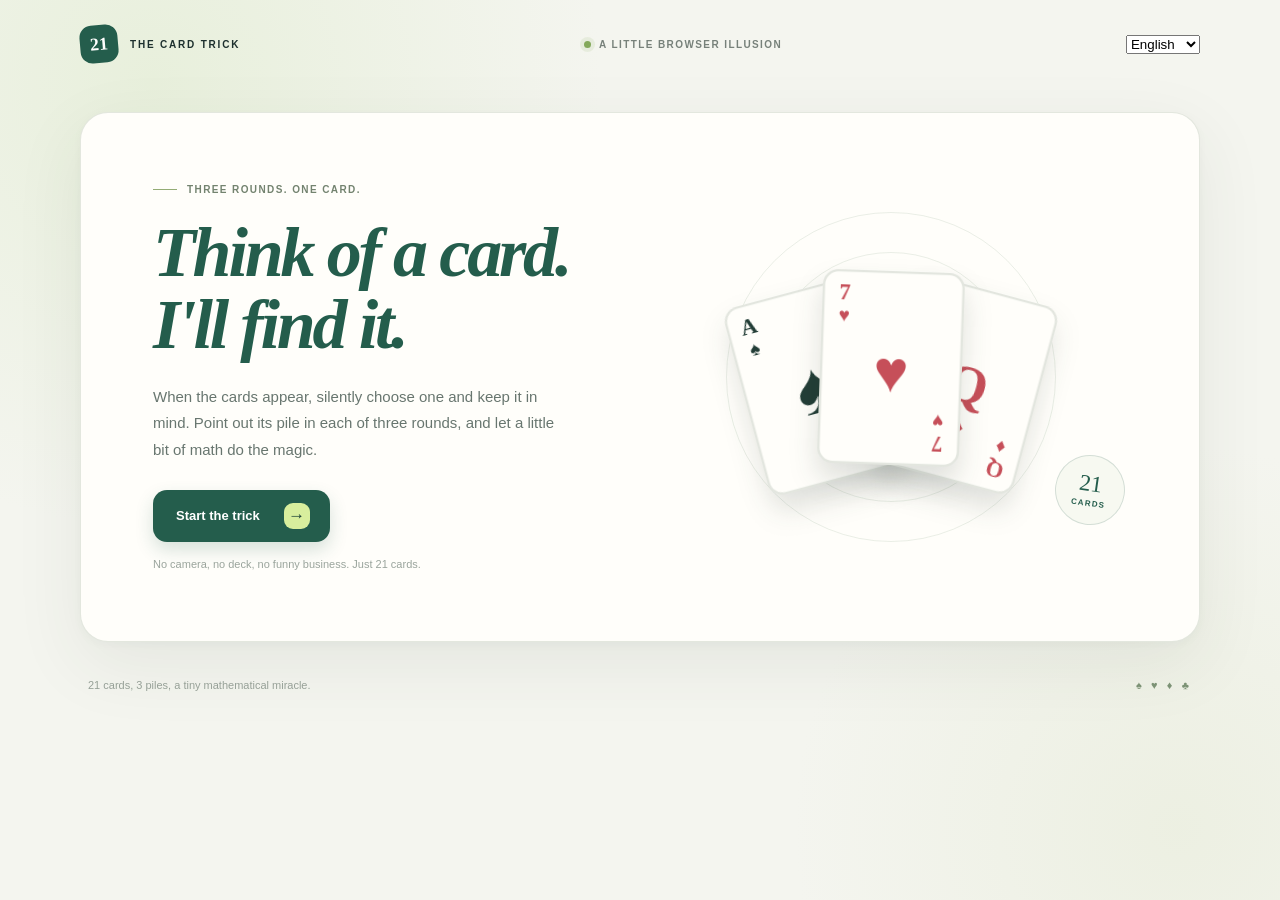
<file: index.html>
<!doctype html>
<html lang="en">
  <head>
    <meta charset="utf-8" />
    <meta name="viewport" content="width=device-width, initial-scale=1" />
    <meta http-equiv="refresh" content="0; url=./h5/" />
    <meta name="robots" content="noindex" />
    <title>21-Card Trick</title>
    <script>
      window.location.replace(new URL("./h5/", window.location.href).href);
    </script>
  </head>
  <body>
    <p>Opening the trick… <a href="./h5/">Continue to the 21-Card Trick</a></p>
  </body>
</html>
</file>
<file: h5/styles.css>
:root {
  color-scheme: light;
  --ink: #1d302e;
  --muted: #74817b;
  --green: #245d4c;
  --green-dark: #183e34;
  --lime: #d8ee9d;
  --line: #e5e9e1;
  --paper: #fffefa;
  --red: #c64f59;
  font-family: "DM Sans", "Segoe UI", sans-serif;
  font-synthesis: none;
  text-rendering: optimizeLegibility;
}

* {
  box-sizing: border-box;
}

body {
  min-width: 320px;
  min-height: 100vh;
  margin: 0;
  color: var(--ink);
  background:
    radial-gradient(circle at 12% 9%, rgba(222, 235, 204, 0.55), transparent 28rem),
    radial-gradient(circle at 92% 92%, rgba(229, 234, 213, 0.5), transparent 24rem),
    #f4f5ef;
}

button,
a {
  font: inherit;
}

button:focus-visible,
a:focus-visible {
  outline: 3px solid #a2c763;
  outline-offset: 4px;
}

[hidden] {
  display: none !important;
}

.page-shell {
  width: min(1120px, calc(100% - 48px));
  margin: 0 auto;
}

.topbar {
  display: flex;
  min-height: 88px;
  align-items: center;
  justify-content: space-between;
  gap: 18px;
}

.brand {
  display: inline-flex;
  align-items: center;
  gap: 12px;
  color: var(--ink);
  text-decoration: none;
}

.brand-mark {
  display: grid;
  width: 38px;
  height: 38px;
  place-items: center;
  border-radius: 12px;
  color: white;
  background: var(--green);
  font-family: "Playfair Display", Georgia, serif;
  font-size: 18px;
  font-weight: 700;
  transform: rotate(-5deg);
}

.brand-name,
.topbar-note,
.eyebrow {
  font-size: 10px;
  font-weight: 700;
  letter-spacing: 0.14em;
}

.brand-name {
  letter-spacing: 0.18em;
}

.topbar-note {
  display: inline-flex;
  align-items: center;
  gap: 8px;
  color: #77817a;
}

.topbar-tools {
  display: flex;
  align-items: center;
  gap: 10px;
}

.language-control {
  display: inline-flex;
  align-items: center;
}

.language-select {
  max-width: 150px;
  padding: 9px 30px 9px 12px;
  border: 1px solid #dce3d8;
  border-radius: 999px;
  color: var(--green-dark);
  background: rgba(255, 255, 255, 0.8);
  cursor: pointer;
  font-size: 12px;
  font-weight: 700;
}

.language-select:focus-visible {
  outline: 3px solid #a2c763;
  outline-offset: 3px;
}

.sr-only {
  position: absolute;
  width: 1px;
  height: 1px;
  overflow: hidden;
  clip: rect(0, 0, 0, 0);
  white-space: nowrap;
  clip-path: inset(50%);
}

.live-dot {
  width: 7px;
  height: 7px;
  border-radius: 50%;
  background: #84a95b;
  box-shadow: 0 0 0 4px rgba(132, 169, 91, 0.12);
}

.restart-button {
  padding: 10px 15px;
  border: 1px solid #dce3d8;
  border-radius: 999px;
  color: var(--green-dark);
  background: rgba(255, 255, 255, 0.68);
  cursor: pointer;
  font-size: 12px;
  font-weight: 700;
  transition: background 160ms ease, transform 160ms ease;
}

.restart-button:hover {
  background: white;
  transform: translateY(-1px);
}

.main-content {
  padding: 24px 0 35px;
}

.play-surface {
  overflow: hidden;
  border: 1px solid rgba(224, 229, 220, 0.9);
  border-radius: 28px;
  background: var(--paper);
  box-shadow: 0 22px 70px rgba(46, 65, 52, 0.08), 0 3px 10px rgba(46, 65, 52, 0.03);
}

.intro-panel,
.reveal-panel {
  display: grid;
  min-height: 530px;
  grid-template-columns: 1.03fr 0.97fr;
  align-items: center;
  padding: 64px 72px;
}

.intro-copy,
.reveal-copy {
  position: relative;
  z-index: 2;
  max-width: 500px;
}

.eyebrow {
  display: flex;
  align-items: center;
  gap: 10px;
  margin: 0 0 22px;
  color: #73836f;
}

.eyebrow-line {
  display: inline-block;
  width: 24px;
  height: 1px;
  background: #94ac75;
}

h1,
h2 {
  margin: 0;
  color: var(--ink);
  font-family: "Playfair Display", Georgia, serif;
  font-weight: 600;
  letter-spacing: -0.045em;
}

h1 {
  font-size: clamp(44px, 6vw, 70px);
  line-height: 1.03;
}

h1 span {
  color: var(--green);
  font-style: italic;
}

.intro-description,
.reveal-description {
  max-width: 410px;
  margin: 23px 0 27px;
  color: #68766f;
  font-size: 15px;
  line-height: 1.75;
}

.primary-button {
  display: inline-flex;
  min-height: 52px;
  align-items: center;
  justify-content: center;
  gap: 24px;
  padding: 0 20px 0 23px;
  border: 0;
  border-radius: 14px;
  color: white;
  background: var(--green);
  box-shadow: 0 8px 18px rgba(36, 93, 76, 0.18);
  cursor: pointer;
  font-size: 13px;
  font-weight: 700;
  transition: background 160ms ease, box-shadow 160ms ease, transform 160ms ease;
}

.primary-button:hover {
  background: var(--green-dark);
  box-shadow: 0 11px 22px rgba(36, 93, 76, 0.22);
  transform: translateY(-2px);
}

.button-arrow {
  display: grid;
  width: 26px;
  height: 26px;
  place-items: center;
  border-radius: 9px;
  color: var(--green-dark);
  background: var(--lime);
  font-size: 17px;
  line-height: 1;
}

.microcopy {
  margin: 16px 0 0;
  color: #9aa49c;
  font-size: 11px;
}

.hero-art {
  position: relative;
  display: grid;
  min-height: 365px;
  place-items: center;
}

.orbit {
  position: absolute;
  border: 1px solid rgba(97, 128, 91, 0.13);
  border-radius: 50%;
}

.orbit-one {
  width: 330px;
  height: 330px;
}

.orbit-two {
  width: 250px;
  height: 250px;
}

.hero-cards {
  position: relative;
  display: flex;
  width: 285px;
  height: 265px;
  align-items: center;
  justify-content: center;
}

.hero-card {
  position: absolute;
  width: 142px;
  filter: drop-shadow(0 16px 14px rgba(27, 45, 35, 0.14));
  transition: transform 300ms ease;
}

.hero-card:nth-child(1) {
  transform: translate(-76px, 9px) rotate(-15deg);
}

.hero-card:nth-child(2) {
  z-index: 1;
  transform: translateY(-9px) rotate(2deg);
}

.hero-card:nth-child(3) {
  transform: translate(76px, 8px) rotate(15deg);
}

.hero-stamp {
  position: absolute;
  right: 2px;
  bottom: 35px;
  display: flex;
  width: 70px;
  height: 70px;
  flex-direction: column;
  align-items: center;
  justify-content: center;
  border: 1px solid rgba(36, 93, 76, 0.17);
  border-radius: 50%;
  color: var(--green);
  background: #f7f9f1;
  transform: rotate(8deg);
}

.hero-stamp span {
  font-family: "Playfair Display", Georgia, serif;
  font-size: 23px;
  line-height: 1;
}

.hero-stamp small {
  margin-top: 4px;
  font-size: 8px;
  font-weight: 700;
  letter-spacing: 0.15em;
}

.game-panel {
  padding: 42px 42px 28px;
}

.game-heading {
  display: flex;
  align-items: center;
  justify-content: space-between;
  gap: 24px;
  padding: 0 4px 24px;
}

.game-heading .eyebrow {
  margin-bottom: 11px;
}

.game-heading h2,
.reveal-copy h2 {
  font-size: clamp(30px, 4vw, 43px);
  line-height: 1.1;
}

.game-instruction {
  margin: 10px 0 0;
  color: var(--muted);
  font-size: 13px;
}

.round-meter {
  display: flex;
  align-items: baseline;
  flex: 0 0 auto;
  gap: 4px;
  color: #a0aaa1;
}

.round-number {
  color: var(--green);
  font-family: "Playfair Display", Georgia, serif;
  font-size: 38px;
  line-height: 1;
}

.round-total {
  font-size: 12px;
  font-weight: 700;
}

.progress-track {
  height: 4px;
  overflow: hidden;
  border-radius: 99px;
  background: #edf0e9;
}

.progress-fill {
  display: block;
  width: 33.333%;
  height: 100%;
  border-radius: inherit;
  background: linear-gradient(90deg, #99b76a, #4c8a67);
  transition: width 350ms ease;
}

.pile-board {
  --board-gap: 14px;
  --stack-offset: 16px;
  display: grid;
  grid-template-columns: repeat(3, minmax(0, 1fr));
  gap: var(--board-gap);
  padding: 24px 0 12px;
}

.pile-choice {
  position: relative;
  min-width: 0;
  padding: 12px 10px 16px;
  border: 1px solid #e8ece4;
  border-radius: 18px;
  color: var(--ink);
  background: linear-gradient(180deg, #fbfcf8, #f7f9f3);
  cursor: pointer;
  text-align: left;
  transition: border 180ms ease, background 180ms ease, box-shadow 180ms ease, opacity 180ms ease, transform 180ms ease;
}

.pile-choice:hover:not(:disabled) {
  border-color: #b7c9a6;
  background: #fff;
  box-shadow: 0 8px 20px rgba(32, 65, 46, 0.07);
  transform: translateY(-2px);
}

.pile-choice:disabled {
  cursor: default;
}

.pile-choice.is-selected {
  border-color: #70945e;
  background: #f4f8ec;
  box-shadow: 0 0 0 3px rgba(144, 174, 109, 0.16);
  transform: translateY(-3px);
}

.pile-choice.is-dimmed {
  opacity: 0.48;
}

.pile-board.is-gathering .pile-choice,
.pile-board.is-shuffling .pile-choice {
  z-index: 1;
  transform-origin: center center;
  transition: transform 580ms cubic-bezier(0.2, 0.78, 0.2, 1),
    opacity 300ms ease, box-shadow 300ms ease;
}

.pile-board.is-gathering .pile-choice:nth-child(1),
.pile-board.is-shuffling .pile-choice:nth-child(1) {
  z-index: 2;
  transform: translateX(calc(100% + var(--board-gap) - var(--stack-offset))) scale(0.82) rotate(-7deg);
}

.pile-board.is-gathering .pile-choice:nth-child(2),
.pile-board.is-shuffling .pile-choice:nth-child(2) {
  z-index: 3;
  transform: scale(0.82) rotate(1deg);
}

.pile-board.is-gathering .pile-choice:nth-child(3),
.pile-board.is-shuffling .pile-choice:nth-child(3) {
  z-index: 1;
  transform: translateX(calc(-100% - var(--board-gap) + var(--stack-offset))) scale(0.82) rotate(7deg);
}

.pile-board.is-gathering .pile-heading,
.pile-board.is-shuffling .pile-heading {
  opacity: 0;
  transition: opacity 220ms ease;
}

.pile-board.is-shuffling .pile-choice:nth-child(1) {
  animation: shuffle-stack-left 520ms ease-in-out both;
}

.pile-board.is-shuffling .pile-choice:nth-child(2) {
  animation: shuffle-stack-center 520ms ease-in-out both;
}

.pile-board.is-shuffling .pile-choice:nth-child(3) {
  animation: shuffle-stack-right 520ms ease-in-out both;
}

@keyframes shuffle-stack-left {
  0%,
  100% { transform: translateX(calc(100% + var(--board-gap) - var(--stack-offset))) scale(0.82) rotate(-7deg); }
  35% { transform: translateX(calc(100% + var(--board-gap) - var(--stack-offset) - 8px)) translateY(-8px) scale(0.82) rotate(-11deg); }
  68% { transform: translateX(calc(100% + var(--board-gap) - var(--stack-offset) + 6px)) translateY(3px) scale(0.82) rotate(-2deg); }
}

@keyframes shuffle-stack-center {
  0%,
  100% { transform: scale(0.82) rotate(1deg); }
  30% { transform: translateY(-9px) scale(0.82) rotate(-3deg); }
  62% { transform: translateY(4px) scale(0.82) rotate(4deg); }
}

@keyframes shuffle-stack-right {
  0%,
  100% { transform: translateX(calc(-100% - var(--board-gap) + var(--stack-offset))) scale(0.82) rotate(7deg); }
  35% { transform: translateX(calc(-100% - var(--board-gap) + var(--stack-offset) + 8px)) translateY(3px) scale(0.82) rotate(11deg); }
  68% { transform: translateX(calc(-100% - var(--board-gap) + var(--stack-offset) - 6px)) translateY(-4px) scale(0.82) rotate(3deg); }
}

.pile-board.is-dealing .pile-choice:nth-child(1) {
  animation: deal-pile-left 620ms cubic-bezier(0.2, 0.78, 0.2, 1) both;
}

.pile-board.is-dealing .pile-choice:nth-child(2) {
  animation: deal-pile-center 620ms cubic-bezier(0.2, 0.78, 0.2, 1) both;
}

.pile-board.is-dealing .pile-choice:nth-child(3) {
  animation: deal-pile-right 620ms cubic-bezier(0.2, 0.78, 0.2, 1) both;
}

@keyframes deal-pile-left {
  from { opacity: 0.6; transform: translateX(calc(100% + var(--board-gap) - var(--stack-offset))) scale(0.82) rotate(-7deg); }
  to { opacity: 1; transform: translateX(0) scale(1) rotate(0); }
}

@keyframes deal-pile-center {
  from { opacity: 0.7; transform: scale(0.82) rotate(1deg); }
  to { opacity: 1; transform: scale(1) rotate(0); }
}

@keyframes deal-pile-right {
  from { opacity: 0.6; transform: translateX(calc(-100% - var(--board-gap) + var(--stack-offset))) scale(0.82) rotate(7deg); }
  to { opacity: 1; transform: translateX(0) scale(1) rotate(0); }
}

.pile-heading {
  display: flex;
  align-items: center;
  justify-content: space-between;
  gap: 4px;
  margin-bottom: 12px;
}

.pile-name {
  color: var(--green-dark);
  font-size: 11px;
  font-weight: 700;
  letter-spacing: 0.1em;
  text-transform: uppercase;
}

.pile-count {
  color: #9aa39a;
  font-size: 10px;
}

.pile-cards {
  display: flex;
  flex-direction: column;
  align-items: center;
  gap: 8px;
}

.pile-choice .card-rank {
  filter: blur(5px);
  opacity: 0.16;
  transition: filter 180ms ease, opacity 180ms ease;
}

.pile-choice:hover:not(:disabled) .card-rank,
.pile-choice:focus-visible:not(:disabled) .card-rank {
  filter: blur(0);
  opacity: 1;
}

@media (hover: none) {
  .pile-choice .card-rank {
    filter: none;
    opacity: 1;
  }
}

.card-slot {
  display: block;
  width: min(100%, 112px);
  filter: drop-shadow(0 3px 4px rgba(33, 46, 38, 0.08));
  transition: transform 180ms ease;
}

.pile-choice:hover:not(:disabled) .card-slot {
  transform: translateY(-1px);
}

.playing-card-svg {
  display: block;
  width: 100%;
  height: auto;
  overflow: visible;
}

.live-message {
  min-height: 22px;
  margin: 12px 0 0;
  color: #7b877f;
  font-size: 12px;
  text-align: center;
}

.count-panel {
  padding: 42px 42px 28px;
}

.count-grid {
  display: grid;
  max-width: 770px;
  grid-template-columns: repeat(7, minmax(0, 1fr));
  align-items: start;
  gap: 10px;
  padding: 28px 0 8px;
  margin: 0 auto;
}

.count-item {
  min-width: 0;
  text-align: center;
}

.count-card {
  display: block;
  width: 100%;
  aspect-ratio: 120 / 164;
  perspective: 800px;
}

.count-card-flip {
  position: relative;
  display: block;
  width: 100%;
  height: 100%;
  border-radius: 9px;
  transform-style: preserve-3d;
  transition: transform 420ms cubic-bezier(0.2, 0.75, 0.2, 1);
}

.count-item.is-counted .count-card-flip {
  transform: rotateY(180deg);
}

.count-card-face {
  position: absolute;
  inset: 0;
  overflow: hidden;
  border: 1px solid #dfe5db;
  border-radius: 9px;
  backface-visibility: hidden;
}

.count-card-back {
  display: grid;
  place-items: center;
  border: 4px solid #fffefa;
  outline: 1px solid #dfe5db;
  color: #f5f7ed;
  background:
    repeating-linear-gradient(45deg, transparent 0 5px, rgba(216, 238, 157, 0.3) 5px 7px),
    repeating-linear-gradient(-45deg, transparent 0 7px, rgba(255, 255, 255, 0.12) 7px 9px),
    #28654f;
}

.count-card-back::before {
  position: absolute;
  inset: 5px;
  border: 1px solid rgba(246, 249, 236, 0.65);
  border-radius: 5px;
  content: "";
}

.count-back-mark {
  display: grid;
  width: 28px;
  height: 28px;
  place-items: center;
  border: 1px solid rgba(246, 249, 236, 0.8);
  border-radius: 50%;
  color: #f6f8ed;
  font-family: Georgia, serif;
  font-size: 10px;
  font-weight: 700;
}

.count-card-front {
  transform: rotateY(180deg);
}

.count-front-slot {
  display: block;
  width: 100%;
  height: 100%;
}

.count-front-slot .playing-card-svg {
  width: 100%;
  height: 100%;
}

.count-index {
  display: inline-block;
  margin-top: 7px;
  color: #98a39a;
  font-size: 10px;
  font-weight: 700;
  letter-spacing: 0.08em;
}

.count-item.is-counted .count-index {
  color: var(--green);
}

.count-item.is-target .count-index {
  color: #9b7629;
  font-weight: 800;
}

.count-item.is-target .count-card {
  outline: 3px solid #d0a439;
  outline-offset: 3px;
  box-shadow: 0 0 0 7px rgba(208, 164, 57, 0.16);
}

.reveal-panel {
  min-height: 475px;
  grid-template-columns: 1.15fr 0.85fr;
  padding-top: 58px;
  padding-bottom: 58px;
}

.reveal-copy h2 {
  font-size: clamp(48px, 6vw, 68px);
}

.reveal-card {
  display: grid;
  min-height: 300px;
  place-items: center;
}

.reveal-card .card-slot {
  width: min(210px, 70%);
  filter: drop-shadow(0 24px 24px rgba(27, 45, 35, 0.18));
  animation: card-reveal 650ms cubic-bezier(0.2, 0.8, 0.2, 1) both;
}

@keyframes card-reveal {
  from {
    opacity: 0;
    transform: translateY(18px) rotate(-8deg) scale(0.9);
  }
  to {
    opacity: 1;
    transform: translateY(0) rotate(2deg) scale(1);
  }
}

.page-footer {
  display: flex;
  align-items: center;
  justify-content: space-between;
  gap: 16px;
  padding: 2px 8px 26px;
  color: #96a097;
  font-size: 11px;
}

.footer-mark {
  color: #7c9275;
  letter-spacing: 0.28em;
}

@media (max-width: 760px) {
  .page-shell {
    width: min(100% - 28px, 600px);
  }

  .topbar {
    min-height: 72px;
    gap: 10px;
  }

  .topbar-note {
    display: none;
  }

  .topbar-tools {
    gap: 6px;
  }

  .language-select {
    max-width: 124px;
    padding: 8px 25px 8px 9px;
    font-size: 11px;
  }

  .restart-button {
    padding: 9px 11px;
    font-size: 11px;
  }

  .main-content {
    padding-top: 12px;
  }

  .intro-panel,
  .reveal-panel {
    min-height: 0;
    grid-template-columns: 1fr;
    padding: 38px 26px 28px;
  }

  .intro-description {
    max-width: 480px;
  }

  .hero-art {
    min-height: 275px;
    margin-top: 12px;
  }

  .orbit-one {
    width: 260px;
    height: 260px;
  }

  .orbit-two {
    width: 200px;
    height: 200px;
  }

  .hero-cards {
    transform: scale(0.84);
  }

  .hero-stamp {
    right: 9%;
    bottom: 17px;
  }

  .game-panel {
    padding: 28px 14px 20px;
  }

  .count-panel {
    padding: 28px 14px 20px;
  }

  .count-grid {
    grid-template-columns: repeat(7, minmax(0, 1fr));
    gap: 10px 8px;
    padding-top: 22px;
  }

  .count-card {
    max-width: 66px;
    margin: 0 auto;
  }

  .game-heading {
    padding: 0 7px 20px;
  }

  .pile-board {
    --board-gap: 7px;
    --stack-offset: 10px;
    gap: var(--board-gap);
    padding-top: 17px;
  }

  .pile-choice {
    padding: 9px 5px 11px;
    border-radius: 13px;
  }

  .pile-heading {
    display: block;
    margin: 0 0 8px 3px;
  }

  .pile-name {
    display: block;
    font-size: 9px;
    letter-spacing: 0.06em;
  }

  .pile-count {
    display: none;
  }

  .pile-cards {
    gap: 6px;
  }

  .card-slot {
    width: min(84px, calc(20vw + 12px));
  }

  .reveal-panel {
    text-align: center;
  }

  .reveal-copy .eyebrow {
    justify-content: center;
  }

  .reveal-description {
    margin-right: auto;
    margin-left: auto;
  }

  .reveal-card {
    min-height: 265px;
  }

  .page-footer {
    padding-right: 3px;
    padding-left: 3px;
    font-size: 10px;
  }
}

@media (max-width: 390px) {
  .brand-name {
    display: none;
  }

  .pile-name {
    font-size: 8px;
  }

  .game-heading h2 {
    font-size: 27px;
  }

  .round-number {
    font-size: 32px;
  }

  .pile-board {
    --board-gap: 5px;
    --stack-offset: 8px;
    gap: var(--board-gap);
  }
}

@media (prefers-reduced-motion: reduce) {
  *,
  *::before,
  *::after {
    scroll-behavior: auto !important;
    animation-duration: 0.01ms !important;
    animation-iteration-count: 1 !important;
    transition-duration: 0.01ms !important;
  }
}
</file>
